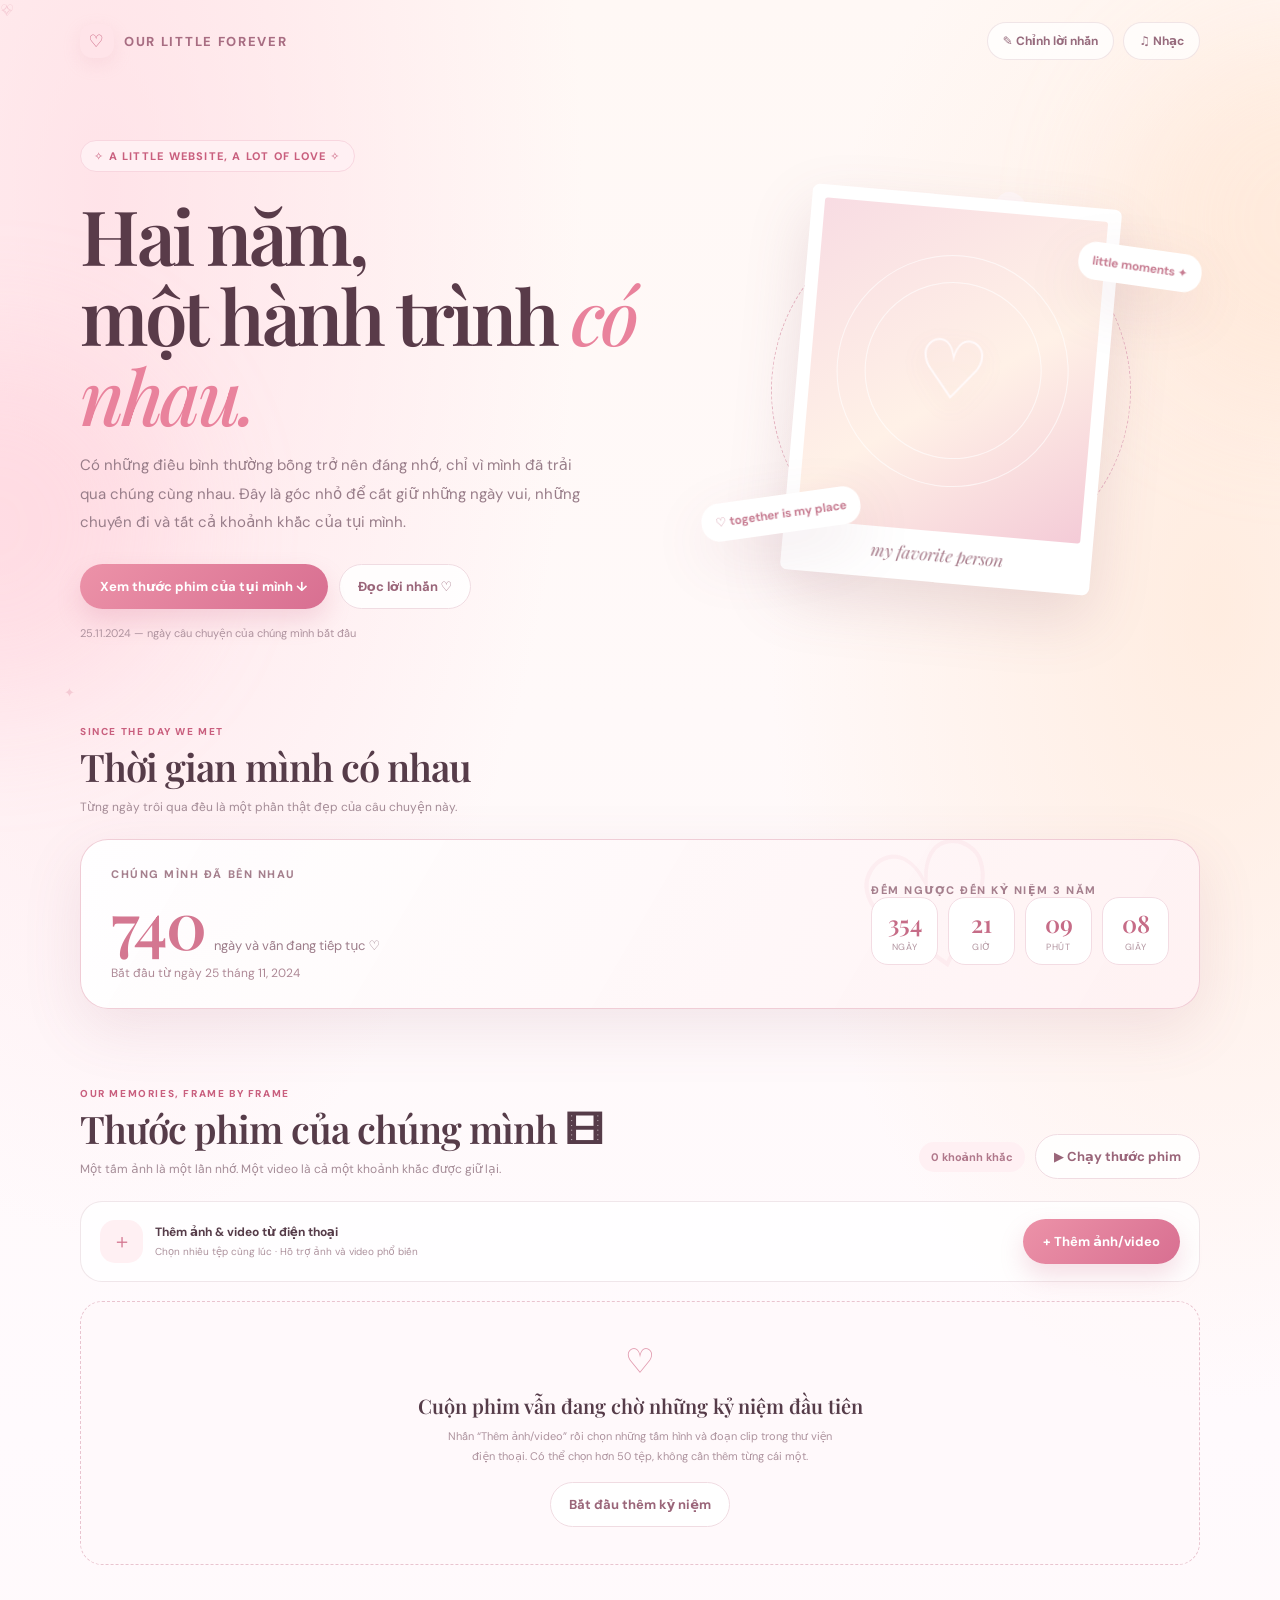
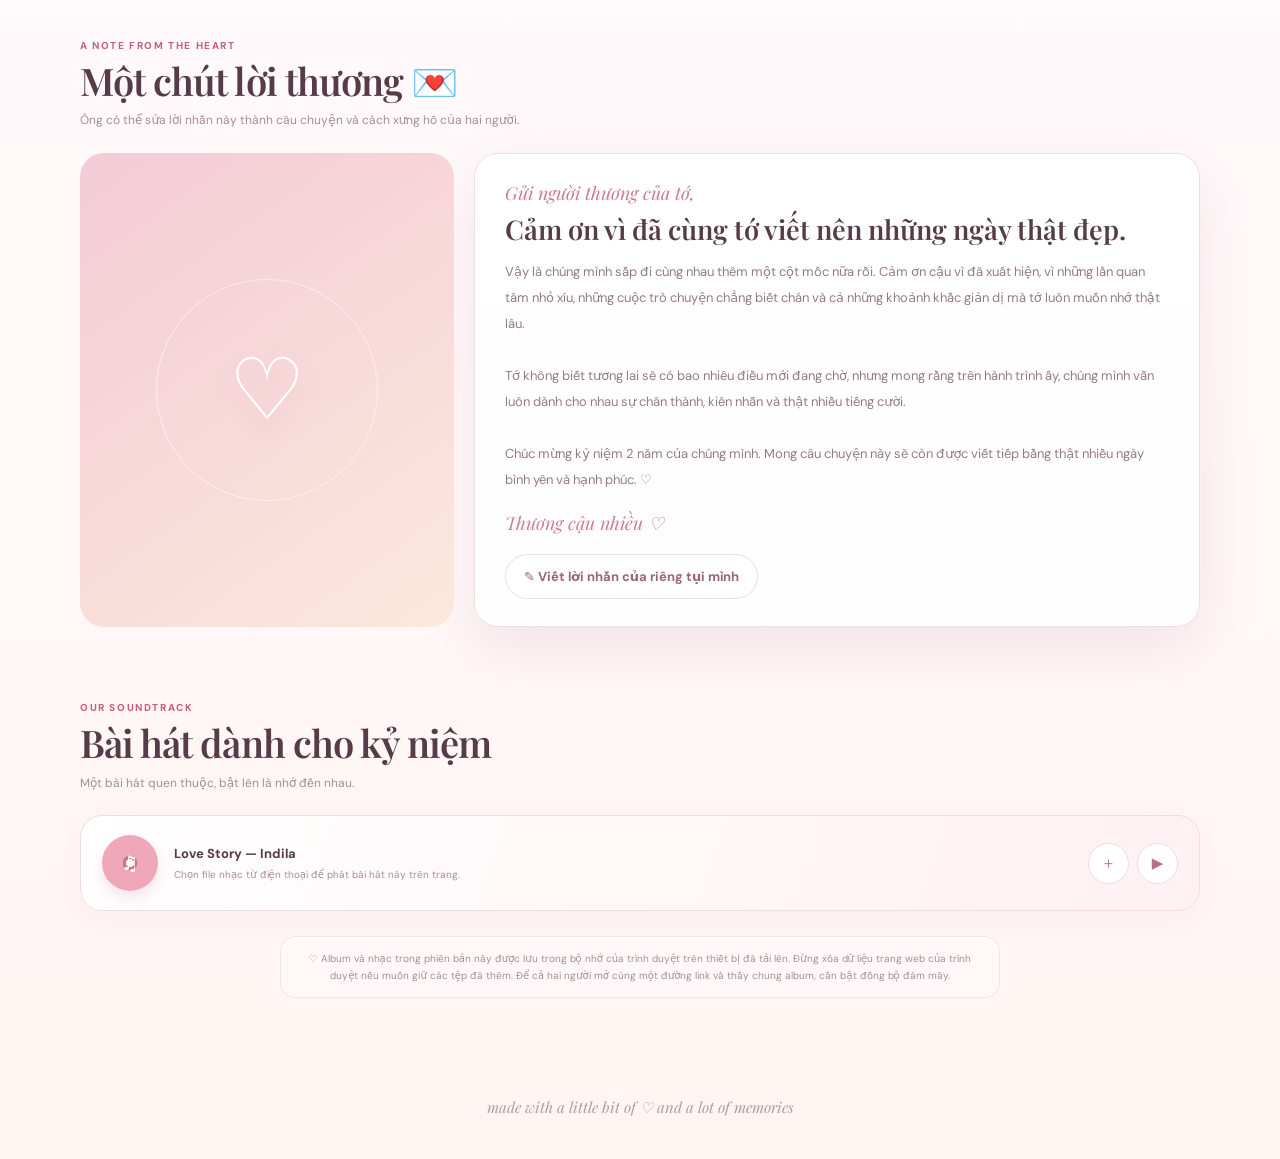
<file: index (10).html>
<!doctype html>
<html lang="vi">
<head>
  <meta charset="utf-8">
  <meta name="viewport" content="width=device-width, initial-scale=1, viewport-fit=cover">
  <meta name="theme-color" content="#fff6f4">
  <meta name="description" content="Một góc nhỏ lưu giữ hành trình của hai đứa mình.">
  <title>Our Little Forever ♡</title>
  <style>
    @import url('https://fonts.googleapis.com/css2?family=DM+Sans:wght@400;500;600;700;800&family=Playfair+Display:wght@500;600;700&display=swap');
    :root {
      --ink: #563c49;
      --muted: #987d89;
      --rose: #e9829c;
      --rose-dark: #c95f7e;
      --pink: #f8dbe2;
      --cream: #fffaf5;
      --line: rgba(163, 105, 126, .16);
      --shadow: 0 20px 60px rgba(145, 86, 108, .12);
      --serif: 'Playfair Display', Georgia, serif;
      --sans: 'DM Sans', system-ui, sans-serif;
    }
    * { box-sizing: border-box; }
    html { scroll-behavior: smooth; }
    body {
      margin: 0;
      color: var(--ink);
      font-family: var(--sans);
      background:
        radial-gradient(ellipse at 8% 7%, rgba(255, 214, 224, .62), transparent 30rem),
        radial-gradient(ellipse at 95% 22%, rgba(255, 226, 204, .55), transparent 28rem),
        linear-gradient(180deg, #fff8f5 0%, #fffafd 52%, #fff6f3 100%);
      min-height: 100vh;
      overflow-x: hidden;
    }
    button, input, textarea { font: inherit; }
    button { -webkit-tap-highlight-color: transparent; }
    .ambient { position: fixed; inset: 0; overflow: hidden; pointer-events: none; z-index: -1; }
    .glow { position: absolute; width: 23rem; aspect-ratio: 1; border-radius: 50%; filter: blur(65px); opacity: .28; }
    .glow.one { background: #ffb8c9; left: -12rem; top: 38%; }
    .glow.two { background: #ffd8b9; right: -13rem; top: 4%; }
    .sparkle { position: absolute; color: #e6a2b4; opacity: .42; animation: float 7s ease-in-out infinite; }
    .sparkle:nth-child(1) { top: 17%; left: 8%; font-size: 17px; }
    .sparkle:nth-child(2) { top: 42%; right: 8%; font-size: 22px; animation-delay: -2s; }
    .sparkle:nth-child(3) { top: 76%; left: 5%; font-size: 13px; animation-delay: -4s; }
    @keyframes float { 0%,100% { transform: translateY(0) rotate(0); } 50% { transform: translateY(-13px) rotate(12deg); } }
    .shell { width: min(1120px, calc(100% - 44px)); margin: 0 auto; }
    .topbar { display: flex; align-items: center; justify-content: space-between; padding: 22px 0; }
    .brand { display: flex; align-items: center; gap: 10px; font-size: 13px; font-weight: 800; letter-spacing: .13em; text-transform: uppercase; color: #a86d82; }
    .brand-mark { display: grid; place-items: center; width: 34px; height: 34px; border-radius: 13px; background: #ffe4e9; color: var(--rose-dark); box-shadow: 0 6px 18px #e7a4b533; font-size: 17px; }
    .top-actions { display: flex; gap: 9px; }
    .pill-btn, .primary-btn, .soft-btn {
      border: 0; cursor: pointer; border-radius: 999px; font-weight: 700;
      transition: transform .2s ease, box-shadow .2s ease, background .2s ease;
    }
    .pill-btn { padding: 10px 15px; color: #976b7d; background: rgba(255,255,255,.72); border: 1px solid var(--line); font-size: 12px; }
    .pill-btn:hover, .soft-btn:hover, .primary-btn:hover { transform: translateY(-2px); }
    .hero { position: relative; padding: 58px 0 55px; display: grid; grid-template-columns: 1.08fr .92fr; gap: 36px; align-items: center; }
    .eyebrow { display: inline-flex; gap: 8px; align-items: center; color: var(--rose-dark); background: #fff0f3; border: 1px solid #f8d6df; padding: 8px 13px; border-radius: 999px; font-size: 11px; font-weight: 800; letter-spacing: .11em; text-transform: uppercase; }
    h1 { font-family: var(--serif); font-size: clamp(44px, 6vw, 76px); line-height: 1.05; letter-spacing: -.045em; font-weight: 600; margin: 23px 0 17px; color: #593b49; }
    h1 em { color: var(--rose); font-weight: 500; }
    .hero-copy { max-width: 520px; font-size: 15px; line-height: 1.9; color: var(--muted); margin: 0; }
    .hero-buttons { display: flex; gap: 11px; align-items: center; flex-wrap: wrap; margin-top: 27px; }
    .primary-btn { color: white; background: linear-gradient(135deg, #ec92a8, #d86f91); padding: 14px 20px; box-shadow: 0 12px 25px #d77b963d; font-size: 13px; }
    .soft-btn { color: #9a6579; background: rgba(255,255,255,.82); border: 1px solid #f0dce2; padding: 13px 18px; font-size: 13px; }
    .hero-note { margin-top: 17px; font-size: 11px; color: #ae929e; }
    .hero-art { min-height: 380px; display: grid; place-items: center; position: relative; }
    .polaroid { width: min(310px, 75%); padding: 13px 13px 51px; background: #fff; border-radius: 7px; transform: rotate(5deg); box-shadow: 0 25px 60px #8b53632b; position: relative; }
    .photo-placeholder { aspect-ratio: 4/4.55; border-radius: 3px; overflow: hidden; display: grid; place-items: center; background: linear-gradient(145deg, #f8dce3, #fff1e7 55%, #f4cbd7); position: relative; }
    .photo-placeholder::before, .photo-placeholder::after { content: ''; position: absolute; border: 1px solid rgba(255,255,255,.65); border-radius: 50%; width: 230px; height: 230px; }
    .photo-placeholder::after { width: 175px; height: 175px; }
    .placeholder-heart { font-size: 82px; color: #fff9fa; text-shadow: 0 8px 25px #c66a863d; z-index: 1; animation: heartbeat 2.5s ease-in-out infinite; }
    @keyframes heartbeat { 0%,100% { transform: scale(1); } 12% { transform: scale(1.09); } 24% { transform: scale(1); } }
    .polaroid-caption { position: absolute; bottom: 17px; left: 10px; right: 10px; text-align: center; color: #a77c8b; font-family: var(--serif); font-style: italic; font-size: 17px; }
    .orbit { position: absolute; border: 1px dashed #e9b8c5; border-radius: 50%; width: 360px; height: 360px; transform: rotate(-18deg); }
    .orbit::before { content: '♡'; position: absolute; top: 8px; right: 50px; background: #fff7f7; color: #e48da4; border-radius: 50%; padding: 7px; font-size: 21px; }
    .tiny-sticker { position: absolute; border-radius: 18px; background: #fff; box-shadow: var(--shadow); color: #c77d92; padding: 11px 14px; font-size: 12px; font-weight: 700; }
    .sticker-a { left: 0; bottom: 50px; transform: rotate(-8deg); }
    .sticker-b { right: -2px; top: 52px; transform: rotate(8deg); }
    .section { margin: 30px 0 74px; }
    .section-head { display: flex; align-items: end; justify-content: space-between; gap: 20px; margin-bottom: 22px; }
    .section-kicker { color: var(--rose-dark); font-size: 10px; letter-spacing: .16em; font-weight: 800; text-transform: uppercase; }
    h2 { margin: 7px 0 0; font: 600 clamp(28px, 3vw, 38px)/1.15 var(--serif); letter-spacing: -.025em; }
    .section-sub { color: #a58c97; font-size: 12px; line-height: 1.7; margin: 8px 0 0; }
    .counter-card { border: 1px solid rgba(237,194,205,.8); background: linear-gradient(120deg, rgba(255,255,255,.92), rgba(255,241,243,.94)); box-shadow: var(--shadow); border-radius: 28px; padding: 27px 30px; display: grid; grid-template-columns: 1fr auto; align-items: center; gap: 20px; overflow: hidden; position: relative; }
    .counter-card::after { content: '♡'; position: absolute; right: 190px; top: -40px; font-size: 170px; color: rgba(236,153,174,.10); transform: rotate(-15deg); }
    .counter-label { color: #a57f8d; font-size: 11px; text-transform: uppercase; letter-spacing: .14em; font-weight: 800; }
    .counter-number { display: flex; align-items: baseline; gap: 10px; margin-top: 10px; }
    .counter-number strong { font: 600 clamp(42px, 6vw, 65px)/1 var(--serif); color: #d47791; letter-spacing: -.04em; }
    .counter-number span { color: #9d7d8a; font-size: 13px; }
    .counter-date { color: #ae8996; font-size: 12px; margin-top: 9px; }
    .countdown { display: flex; gap: 10px; position: relative; z-index: 1; }
    .time-box { width: 67px; text-align: center; padding: 13px 5px 11px; border-radius: 17px; background: #fff; border: 1px solid #f3dce3; }
    .time-box strong { display: block; color: #c66c87; font: 600 24px/1 var(--serif); }
    .time-box span { display: block; margin-top: 6px; color: #b1949f; font-size: 9px; letter-spacing: .08em; text-transform: uppercase; }
    .film-section { margin-top: 78px; }
    .film-toolbar { display: flex; align-items: center; gap: 10px; }
    .count-chip { white-space: nowrap; color: #b0788b; border-radius: 99px; padding: 8px 12px; background: #fff0f3; font-size: 11px; font-weight: 700; }
    .upload-panel { background: rgba(255,255,255,.77); border: 1px solid var(--line); border-radius: 22px; padding: 17px 19px; display: flex; gap: 14px; align-items: center; justify-content: space-between; margin-bottom: 19px; }
    .upload-info { display: flex; align-items: center; gap: 12px; min-width: 0; }
    .upload-icon { width: 43px; height: 43px; flex: 0 0 auto; display: grid; place-items: center; border-radius: 15px; background: #fff0f3; color: #d47791; font-size: 20px; }
    .upload-info strong { display: block; font-size: 12px; }
    .upload-info small { display: block; color: #ad929d; margin-top: 4px; font-size: 10px; line-height: 1.5; }
    .film-frame { position: relative; padding: 23px 0 18px; overflow: hidden; }
    .film-frame::before, .film-frame::after { content: ''; position: absolute; z-index: 1; left: 0; right: 0; height: 8px; opacity: .7; background: repeating-linear-gradient(90deg, #d997aa 0 13px, transparent 13px 23px); }
    .film-frame::before { top: 3px; }
    .film-frame::after { bottom: 3px; }
    .film-track { display: flex; gap: 13px; overflow-x: auto; padding: 6px 4px 14px; scroll-snap-type: x mandatory; scrollbar-width: thin; scrollbar-color: #e8b6c4 transparent; }
    .memory-card { position: relative; width: 190px; flex: 0 0 190px; scroll-snap-align: start; padding: 8px 8px 13px; background: white; border: 1px solid #f0e0e4; border-radius: 11px; box-shadow: 0 9px 24px rgba(142,91,108,.10); transform: rotate(var(--tilt, 0deg)); transition: transform .2s, box-shadow .2s; }
    .memory-card:hover { transform: translateY(-5px) rotate(0); box-shadow: 0 16px 30px rgba(142,91,108,.16); }
    .memory-open { display: block; width: 100%; padding: 0; background: none; border: 0; cursor: pointer; text-align: left; }
    .memory-media { aspect-ratio: 4/4.15; width: 100%; display: block; object-fit: cover; border-radius: 5px; background: linear-gradient(135deg, #f5dce4, #fff0e8); }
    .memory-video-wrap { position: relative; }
    .play-badge { position: absolute; left: 50%; top: 50%; transform: translate(-50%,-50%); display: grid; place-items: center; width: 43px; height: 43px; color: white; background: #6a485888; border: 1px solid #ffffff99; backdrop-filter: blur(6px); border-radius: 50%; font-size: 15px; }
    .memory-name { display: block; padding: 10px 3px 0; color: #8e6e7b; white-space: nowrap; overflow: hidden; text-overflow: ellipsis; font-size: 10px; }
    .memory-index { position: absolute; right: 13px; top: 13px; color: white; background: #855468a8; border-radius: 99px; padding: 4px 7px; font-size: 9px; }
    .delete-memory { position: absolute; left: 13px; top: 13px; width: 25px; height: 25px; border: 0; border-radius: 50%; color: #fff; background: #805466b8; cursor: pointer; font-size: 14px; line-height: 1; }
    .empty-state { text-align: center; border: 1.5px dashed #e9c4cf; border-radius: 22px; padding: 37px 20px; background: #fff9fa99; }
    .empty-state .empty-heart { font-size: 34px; color: #e19aae; }
    .empty-state strong { display: block; margin-top: 8px; font: 600 20px var(--serif); }
    .empty-state p { color: #ad929d; max-width: 390px; margin: 8px auto 15px; font-size: 11px; line-height: 1.8; }
    .letter-wrap { display: grid; grid-template-columns: .68fr 1.32fr; gap: 20px; }
    .letter-stamp { min-height: 245px; border-radius: 24px; background: linear-gradient(145deg, #f3cbd6, #fce8dc); display: grid; place-items: center; overflow: hidden; position: relative; }
    .letter-stamp::before { content: ''; position: absolute; width: 220px; height: 220px; border: 1px solid #ffffff82; border-radius: 50%; }
    .letter-stamp span { color: white; font-size: 86px; text-shadow: 0 12px 25px #a65d783d; z-index: 1; }
    .letter-card { border: 1px solid #f0dce2; border-radius: 24px; background: rgba(255,255,255,.87); box-shadow: var(--shadow); padding: 27px 30px; }
    .letter-card .salute { color: #c77a91; font: italic 18px var(--serif); }
    .letter-card h3 { font: 600 27px/1.2 var(--serif); margin: 8px 0 14px; }
    .letter-text { color: #947b86; font-size: 13px; line-height: 2; white-space: pre-line; }
    .signature { margin-top: 18px; color: #cb7d95; font: italic 18px var(--serif); }
    .letter-actions { margin-top: 19px; }
    .music-card { display: flex; align-items: center; gap: 16px; padding: 19px 21px; border-radius: 22px; background: linear-gradient(110deg, #fff, #fff0f3); border: 1px solid #f0dce2; box-shadow: 0 10px 30px #b87d8b12; }
    .disc { width: 56px; height: 56px; flex: 0 0 auto; border-radius: 50%; display: grid; place-items: center; color: #fff; font-size: 20px; background: radial-gradient(circle, #fff6f7 0 10%, #c87590 11% 18%, #f0a8b9 19% 100%); box-shadow: 0 7px 16px #d18da13c; }
    .disc.playing { animation: spin 5s linear infinite; }
    @keyframes spin { to { transform: rotate(360deg); } }
    .music-meta { min-width: 0; flex: 1; }
    .music-meta strong { display: block; font-size: 13px; }
    .music-meta small { display: block; color: #a98d98; font-size: 10px; margin-top: 5px; line-height: 1.5; }
    .music-actions { display: flex; gap: 8px; }
    .icon-btn { width: 41px; height: 41px; border: 1px solid #f0dce2; border-radius: 50%; color: #b96f87; background: #fff; cursor: pointer; font-size: 15px; }
    .privacy-note { margin: 25px auto 0; max-width: 720px; text-align: center; padding: 13px 17px; border-radius: 15px; color: #a58d97; background: #fff8f8; font-size: 10px; line-height: 1.7; border: 1px solid #f3e3e7; }
    footer { padding: 25px 15px 42px; text-align: center; color: #b498a3; font: italic 15px var(--serif); }
    footer span { color: #dc8ca2; }
    .modal-backdrop { position: fixed; inset: 0; z-index: 20; display: none; align-items: center; justify-content: center; padding: 18px; background: rgba(55,34,45,.55); backdrop-filter: blur(9px); }
    .modal-backdrop.open { display: flex; }
    .modal { width: min(560px, 100%); max-height: min(88vh, 850px); overflow: auto; background: #fffaf9; border: 1px solid #fff; border-radius: 24px; box-shadow: 0 30px 90px #35202d55; padding: 24px; position: relative; }
    .modal h3 { margin: 0 0 7px; font: 600 26px var(--serif); }
    .modal-intro { margin: 0 0 18px; color: #a58b96; font-size: 11px; line-height: 1.7; }
    .close-modal { position: absolute; top: 15px; right: 15px; width: 34px; height: 34px; border: 0; border-radius: 50%; background: #fff0f3; color: #b66a82; cursor: pointer; font-size: 18px; }
    .field { display: block; margin: 14px 0; }
    .field span { display: block; font-size: 11px; color: #926d7c; font-weight: 700; margin-bottom: 7px; }
    .field input, .field textarea { width: 100%; padding: 12px 13px; border: 1px solid #efdbe1; border-radius: 13px; outline: none; color: var(--ink); background: #fff; font-size: 13px; }
    .field textarea { min-height: 155px; resize: vertical; line-height: 1.7; }
    .field input:focus, .field textarea:focus { border-color: #df95a9; box-shadow: 0 0 0 3px #f9e3e9; }
    .viewer-content { width: min(900px, 100%); text-align: center; position: relative; }
    .viewer-media { max-width: 100%; max-height: 76vh; border-radius: 14px; object-fit: contain; box-shadow: 0 20px 65px #24131b66; background: #21151b; }
    .viewer-caption { color: white; font-size: 12px; margin-top: 13px; }
    .viewer-close { position: fixed; top: max(18px, env(safe-area-inset-top)); right: 20px; }
    .toast { position: fixed; z-index: 50; left: 50%; bottom: max(22px, env(safe-area-inset-bottom)); transform: translate(-50%, 20px); opacity: 0; pointer-events: none; transition: .25s; color: #fff; background: #674555; border-radius: 99px; padding: 12px 17px; box-shadow: 0 9px 24px #42273644; font-size: 11px; text-align: center; max-width: calc(100% - 30px); }
    .toast.show { opacity: 1; transform: translate(-50%, 0); }
    .progress { height: 3px; background: #f8e5e9; border-radius: 4px; overflow: hidden; margin-top: 12px; display: none; }
    .progress.show { display: block; }
    .progress-bar { width: 0; height: 100%; background: #d77e97; transition: width .15s; }
    .sr-only { position: absolute; width: 1px; height: 1px; padding: 0; margin: -1px; overflow: hidden; clip: rect(0,0,0,0); white-space: nowrap; border: 0; }
    @media (max-width: 760px) {
      .shell { width: min(100% - 32px, 560px); }
      .topbar { padding: 15px 0; }
      .brand { font-size: 10px; gap: 7px; }
      .brand-mark { width: 31px; height: 31px; }
      .top-actions .pill-btn { padding: 9px 11px; font-size: 10px; }
      .hero { padding: 38px 0 22px; display: flex; flex-direction: column; gap: 5px; text-align: center; }
      .eyebrow { margin: auto; font-size: 9px; }
      h1 { font-size: clamp(42px, 12vw, 59px); margin: 18px 0 13px; }
      .hero-copy { margin: auto; max-width: 420px; font-size: 13px; line-height: 1.8; }
      .hero-buttons { justify-content: center; margin-top: 21px; }
      .primary-btn, .soft-btn { padding: 12px 16px; font-size: 11px; }
      .hero-note { font-size: 9px; margin-top: 13px; }
      .hero-art { min-height: 305px; width: 100%; margin-top: 6px; }
      .polaroid { width: 220px; padding: 9px 9px 39px; }
      .polaroid-caption { bottom: 12px; font-size: 14px; }
      .orbit { width: 265px; height: 265px; }
      .sticker-a { left: 2%; bottom: 33px; }
      .sticker-b { right: 2%; top: 30px; }
      .tiny-sticker { padding: 9px 11px; font-size: 10px; }
      .section { margin: 24px 0 57px; }
      .section-head { align-items: start; flex-direction: column; gap: 11px; margin-bottom: 16px; }
      h2 { font-size: 31px; }
      .section-sub { font-size: 11px; }
      .counter-card { grid-template-columns: 1fr; gap: 17px; padding: 21px 18px; border-radius: 21px; }
      .counter-card::after { right: -7px; top: 16px; font-size: 108px; }
      .counter-number strong { font-size: 52px; }
      .countdown { gap: 7px; }
      .time-box { width: 25%; flex: 1; padding: 11px 3px 9px; border-radius: 13px; }
      .time-box strong { font-size: 22px; }
      .film-section { margin-top: 57px; }
      .film-toolbar { width: 100%; justify-content: space-between; }
      .upload-panel { padding: 13px; border-radius: 17px; align-items: flex-start; }
      .upload-info { gap: 9px; }
      .upload-icon { width: 37px; height: 37px; border-radius: 12px; }
      .upload-info strong { font-size: 11px; }
      .upload-info small { font-size: 9px; }
      .upload-panel .primary-btn { flex: 0 0 auto; padding: 11px 12px; }
      .memory-card { width: 158px; flex-basis: 158px; }
      .memory-name { font-size: 9px; }
      .letter-wrap { grid-template-columns: 1fr; gap: 12px; }
      .letter-stamp { min-height: 125px; }
      .letter-stamp span { font-size: 58px; }
      .letter-stamp::before { width: 150px; height: 150px; }
      .letter-card { padding: 22px 20px; border-radius: 20px; }
      .letter-card h3 { font-size: 25px; }
      .letter-text { font-size: 12px; }
      .music-card { padding: 14px; gap: 11px; border-radius: 18px; }
      .disc { width: 47px; height: 47px; }
      .music-meta strong { font-size: 11px; }
      .music-meta small { font-size: 9px; }
      .music-actions { gap: 5px; }
      .icon-btn { width: 36px; height: 36px; }
      .privacy-note { font-size: 9px; }
      footer { padding-bottom: 32px; }
      .modal { padding: 21px 17px; border-radius: 21px; }
    }
    @media (prefers-reduced-motion: reduce) { *, *::before, *::after { scroll-behavior: auto !important; animation-duration: .01ms !important; animation-iteration-count: 1 !important; transition-duration: .01ms !important; } }
  </style>
</head>
<body>
  <div class="ambient" aria-hidden="true">
    <div class="glow one"></div><div class="glow two"></div>
    <span class="sparkle">✦</span><span class="sparkle">♡</span><span class="sparkle">✧</span>
  </div>
  <div class="shell">
    <header class="topbar">
      <div class="brand"><span class="brand-mark">♡</span> our little forever</div>
      <div class="top-actions">
        <button class="pill-btn" id="editLetterTop">✎ Chỉnh lời nhắn</button>
        <button class="pill-btn" id="musicTop">♫ Nhạc</button>
      </div>
    </header>

    <main>
      <section class="hero">
        <div class="hero-copy-wrap">
          <div class="eyebrow">✧ a little website, a lot of love ✧</div>
          <h1>Hai năm,<br>một hành trình <em>có nhau.</em></h1>
          <p class="hero-copy">Có những điều bình thường bỗng trở nên đáng nhớ, chỉ vì mình đã trải qua chúng cùng nhau. Đây là góc nhỏ để cất giữ những ngày vui, những chuyến đi và tất cả khoảnh khắc của tụi mình.</p>
          <div class="hero-buttons">
            <button class="primary-btn" id="jumpMemories">Xem thước phim của tụi mình ↓</button>
            <button class="soft-btn" id="openLetter">Đọc lời nhắn ♡</button>
          </div>
          <div class="hero-note">25.11.2024 — ngày câu chuyện của chúng mình bắt đầu</div>
        </div>
        <div class="hero-art" aria-hidden="true">
          <div class="orbit"></div>
          <div class="polaroid"><div class="photo-placeholder"><span class="placeholder-heart">♡</span></div><div class="polaroid-caption">my favorite person</div></div>
          <div class="tiny-sticker sticker-a">♡ together is my place</div>
          <div class="tiny-sticker sticker-b">little moments ✦</div>
        </div>
      </section>

      <section class="section" aria-labelledby="counterTitle">
        <div class="section-head"><div><div class="section-kicker">since the day we met</div><h2 id="counterTitle">Thời gian mình có nhau</h2><p class="section-sub">Từng ngày trôi qua đều là một phần thật đẹp của câu chuyện này.</p></div></div>
        <div class="counter-card">
          <div><div class="counter-label">Chúng mình đã bên nhau</div><div class="counter-number"><strong id="daysTogether">—</strong><span>ngày và vẫn đang tiếp tục ♡</span></div><div class="counter-date">Bắt đầu từ ngày 25 tháng 11, 2024</div></div>
          <div><div class="counter-label" id="anniversaryLabel">Đếm ngược đến kỷ niệm 2 năm</div><div class="countdown" id="countdown"><div class="time-box"><strong>--</strong><span>ngày</span></div><div class="time-box"><strong>--</strong><span>giờ</span></div><div class="time-box"><strong>--</strong><span>phút</span></div><div class="time-box"><strong>--</strong><span>giây</span></div></div></div>
        </div>
      </section>

      <section class="section film-section" id="memories" aria-labelledby="filmTitle">
        <div class="section-head">
          <div><div class="section-kicker">our memories, frame by frame</div><h2 id="filmTitle">Thước phim của chúng mình 🎞</h2><p class="section-sub">Một tấm ảnh là một lần nhớ. Một video là cả một khoảnh khắc được giữ lại.</p></div>
          <div class="film-toolbar"><span class="count-chip" id="mediaCount">0 khoảnh khắc</span><button class="soft-btn" id="playFilm">▶ Chạy thước phim</button></div>
        </div>
        <div class="upload-panel">
          <div class="upload-info"><div class="upload-icon">＋</div><div><strong>Thêm ảnh & video từ điện thoại</strong><small>Chọn nhiều tệp cùng lúc · Hỗ trợ ảnh và video phổ biến</small></div></div>
          <button class="primary-btn" id="addMedia">+ Thêm ảnh/video</button>
          <input class="sr-only" id="mediaInput" type="file" accept="image/*,video/*" multiple>
        </div>
        <div class="progress" id="uploadProgress"><div class="progress-bar" id="progressBar"></div></div>
        <div id="filmContent">
          <div class="empty-state"><div class="empty-heart">♡</div><strong>Cuộn phim vẫn đang chờ những kỷ niệm đầu tiên</strong><p>Nhấn “Thêm ảnh/video” rồi chọn những tấm hình và đoạn clip trong thư viện điện thoại. Có thể chọn hơn 50 tệp, không cần thêm từng cái một.</p><button class="soft-btn" id="emptyAdd">Bắt đầu thêm kỷ niệm</button></div>
        </div>
      </section>

      <section class="section" id="letter" aria-labelledby="letterTitle">
        <div class="section-head"><div><div class="section-kicker">a note from the heart</div><h2 id="letterTitle">Một chút lời thương 💌</h2><p class="section-sub">Ông có thể sửa lời nhắn này thành câu chuyện và cách xưng hô của hai người.</p></div></div>
        <div class="letter-wrap">
          <div class="letter-stamp"><span>♡</span></div>
          <article class="letter-card">
            <div class="salute" id="letterSalute">Gửi người thương của tớ,</div>
            <h3 id="letterHeading">Cảm ơn vì đã cùng tớ viết nên những ngày thật đẹp.</h3>
            <div class="letter-text" id="letterBody">Vậy là chúng mình sắp đi cùng nhau thêm một cột mốc nữa rồi. Cảm ơn cậu vì đã xuất hiện, vì những lần quan tâm nhỏ xíu, những cuộc trò chuyện chẳng biết chán và cả những khoảnh khắc giản dị mà tớ luôn muốn nhớ thật lâu.

Tớ không biết tương lai sẽ có bao nhiêu điều mới đang chờ, nhưng mong rằng trên hành trình ấy, chúng mình vẫn luôn dành cho nhau sự chân thành, kiên nhẫn và thật nhiều tiếng cười.

Chúc mừng kỷ niệm 2 năm của chúng mình. Mong câu chuyện này sẽ còn được viết tiếp bằng thật nhiều ngày bình yên và hạnh phúc. ♡</div>
            <div class="signature" id="letterSignature">Thương cậu nhiều ♡</div>
            <div class="letter-actions"><button class="soft-btn" id="editLetter">✎ Viết lời nhắn của riêng tụi mình</button></div>
          </article>
        </div>
      </section>

      <section class="section" aria-labelledby="musicTitle">
        <div class="section-head"><div><div class="section-kicker">our soundtrack</div><h2 id="musicTitle">Bài hát dành cho kỷ niệm</h2><p class="section-sub">Một bài hát quen thuộc, bật lên là nhớ đến nhau.</p></div></div>
        <div class="music-card">
          <div class="disc" id="disc">♫</div>
          <div class="music-meta"><strong id="musicName">Love Story — Indila</strong><small id="musicStatus">Chọn file nhạc từ điện thoại để phát bài hát này trên trang.</small></div>
          <div class="music-actions"><button class="icon-btn" id="chooseMusic" aria-label="Chọn nhạc">＋</button><button class="icon-btn" id="playMusic" aria-label="Phát nhạc">▶</button></div>
          <input class="sr-only" type="file" id="audioInput" accept="audio/*">
        </div>
        <audio id="audioPlayer" loop></audio>
        <div class="privacy-note">♡ Album và nhạc trong phiên bản này được lưu trong bộ nhớ của trình duyệt trên thiết bị đã tải lên. Đừng xóa dữ liệu trang web của trình duyệt nếu muốn giữ các tệp đã thêm. Để cả hai người mở cùng một đường link và thấy chung album, cần bật đồng bộ đám mây.</div>
      </section>
    </main>
    <footer>made with a little bit of <span>♡</span> and a lot of memories</footer>
  </div>

  <div class="modal-backdrop" id="letterModal" role="dialog" aria-modal="true" aria-labelledby="editModalTitle">
    <div class="modal">
      <button class="close-modal" data-close="letterModal" aria-label="Đóng">×</button>
      <h3 id="editModalTitle">Viết lời nhắn của tụi mình 💌</h3>
      <p class="modal-intro">Sửa tên, tiêu đề và lời chúc theo cách hai người hay nói với nhau. Nội dung sẽ được lưu trên thiết bị này.</p>
      <label class="field"><span>Dòng mở đầu</span><input id="editSalute" maxlength="90" placeholder="Gửi người thương của tớ,"></label>
      <label class="field"><span>Tiêu đề lời nhắn</span><input id="editHeading" maxlength="130"></label>
      <label class="field"><span>Lời chúc</span><textarea id="editBody" maxlength="2500"></textarea></label>
      <label class="field"><span>Ký tên</span><input id="editSignature" maxlength="80" placeholder="Thương cậu nhiều ♡"></label>
      <button class="primary-btn" id="saveLetter">Lưu lời nhắn ♡</button>
    </div>
  </div>
  <div class="modal-backdrop" id="viewer" role="dialog" aria-modal="true">
    <button class="close-modal viewer-close" data-close="viewer" aria-label="Đóng">×</button>
    <div class="viewer-content" id="viewerContent"></div>
  </div>
  <div class="toast" id="toast" role="status" aria-live="polite"></div>

  <script>
    (() => {
      'use strict';
      const DB_NAME = 'our-little-forever-v1';
      const DB_VERSION = 1;
      const $ = (id) => document.getElementById(id);
      let db;
      let mediaItems = [];
      let audioUrl = null;
      let toastTimer;
      let viewerUrl = null;
      let slideshowTimer = null;
      let slideshowIndex = 0;
      let isSlideshow = false;

      function notify(message) {
        const el = $('toast');
        el.textContent = message;
        el.classList.add('show');
        clearTimeout(toastTimer);
        toastTimer = setTimeout(() => el.classList.remove('show'), 2800);
      }

      function openDatabase() {
        return new Promise((resolve, reject) => {
          const request = indexedDB.open(DB_NAME, DB_VERSION);
          request.onupgradeneeded = () => {
            const database = request.result;
            if (!database.objectStoreNames.contains('media')) database.createObjectStore('media', { keyPath: 'id', autoIncrement: true });
            if (!database.objectStoreNames.contains('settings')) database.createObjectStore('settings', { keyPath: 'key' });
          };
          request.onsuccess = () => resolve(request.result);
          request.onerror = () => reject(request.error || new Error('Không mở được bộ nhớ trình duyệt.'));
        });
      }

      function store(storeName, mode = 'readonly') {
        return db.transaction(storeName, mode).objectStore(storeName);
      }
      function dbRequest(request) {
        return new Promise((resolve, reject) => {
          request.onsuccess = () => resolve(request.result);
          request.onerror = () => reject(request.error);
        });
      }
      async function getAllMedia() { return dbRequest(store('media').getAll()); }
      async function getSetting(key) { return dbRequest(store('settings').get(key)); }
      async function setSetting(key, value) { return dbRequest(store('settings', 'readwrite').put({ key, value })); }

      function escapeHtml(value) {
        return String(value).replace(/[&<>"']/g, (ch) => ({ '&': '&amp;', '<': '&lt;', '>': '&gt;', '"': '&quot;', "'": '&#39;' }[ch]));
      }

      function dateDiff(start, end) {
        let years = end.getFullYear() - start.getFullYear();
        let months = end.getMonth() - start.getMonth();
        let days = end.getDate() - start.getDate();
        if (days < 0) {
          months--;
          const daysInPrevMonth = new Date(end.getFullYear(), end.getMonth(), 0).getDate();
          days += daysInPrevMonth;
        }
        if (months < 0) { years--; months += 12; }
        return { years, months, days };
      }
      function updateCounter() {
        const start = new Date(2024, 10, 25, 0, 0, 0);
        const now = new Date();
        const totalDays = Math.max(0, Math.floor((now - start) / 86400000));
        $('daysTogether').textContent = totalDays.toLocaleString('vi-VN');
        const thisYearAnniversary = new Date(now.getFullYear(), 10, 25, 0, 0, 0);
        const isAnniversaryDay = now.getMonth() === 10 && now.getDate() === 25;
        let anniversary = now < thisYearAnniversary ? thisYearAnniversary : new Date(now.getFullYear() + 1, 10, 25, 0, 0, 0);
        if (isAnniversaryDay) {
          $('anniversaryLabel').textContent = 'Hôm nay là ngày kỷ niệm của tụi mình!';
        } else {
          $('anniversaryLabel').textContent = `Đếm ngược đến kỷ niệm ${anniversary.getFullYear() - 2024} năm`;
        }
        const seconds = Math.max(0, Math.floor((anniversary - now) / 1000));
        const units = [Math.floor(seconds / 86400), Math.floor((seconds % 86400) / 3600), Math.floor((seconds % 3600) / 60), seconds % 60];
        $('countdown').innerHTML = units.map((n, i) => `<div class="time-box"><strong>${String(n).padStart(2, '0')}</strong><span>${['ngày','giờ','phút','giây'][i]}</span></div>`).join('');
      }

      function cleanupCardUrls() {
        document.querySelectorAll('.memory-media[data-object-url]').forEach((el) => URL.revokeObjectURL(el.dataset.objectUrl));
      }
      function renderMedia() {
        cleanupCardUrls();
        const host = $('filmContent');
        $('mediaCount').textContent = `${mediaItems.length} khoảnh khắc`;
        if (!mediaItems.length) {
          host.innerHTML = `<div class="empty-state"><div class="empty-heart">♡</div><strong>Cuộn phim vẫn đang chờ những kỷ niệm đầu tiên</strong><p>Nhấn “Thêm ảnh/video” rồi chọn những tấm hình và đoạn clip trong thư viện điện thoại. Có thể chọn hơn 50 tệp, không cần thêm từng cái một.</p><button class="soft-btn" id="emptyAdd">Bắt đầu thêm kỷ niệm</button></div>`;
          $('emptyAdd').addEventListener('click', () => $('mediaInput').click());
          return;
        }
        const track = document.createElement('div');
        track.className = 'film-frame';
        const row = document.createElement('div');
        row.className = 'film-track';
        mediaItems.forEach((item, index) => {
          const url = URL.createObjectURL(item.blob);
          const card = document.createElement('article');
          card.className = 'memory-card';
          card.style.setProperty('--tilt', `${(index % 3 - 1) * 1.1}deg`);
          const open = document.createElement('button');
          open.className = 'memory-open';
          open.type = 'button';
          open.setAttribute('aria-label', `Mở ${item.name}`);
          if (item.kind === 'video') {
            const wrap = document.createElement('div');
            wrap.className = 'memory-video-wrap';
            const video = document.createElement('video');
            video.className = 'memory-media';
            video.src = url;
            video.preload = 'metadata';
            video.muted = true;
            video.playsInline = true;
            video.dataset.objectUrl = url;
            const play = document.createElement('span');
            play.className = 'play-badge';
            play.textContent = '▶';
            wrap.append(video, play);
            open.append(wrap);
          } else {
            const img = document.createElement('img');
            img.className = 'memory-media';
            img.src = url;
            img.alt = item.name;
            img.loading = 'lazy';
            img.dataset.objectUrl = url;
            open.append(img);
          }
          const name = document.createElement('span');
          name.className = 'memory-name';
          name.textContent = item.name;
          open.append(name);
          open.addEventListener('click', () => showViewer(item));
          const indexTag = document.createElement('span');
          indexTag.className = 'memory-index';
          indexTag.textContent = `${String(index + 1).padStart(2, '0')} / ${String(mediaItems.length).padStart(2, '0')}`;
          const del = document.createElement('button');
          del.className = 'delete-memory';
          del.type = 'button';
          del.textContent = '×';
          del.title = 'Xóa khoảnh khắc này';
          del.setAttribute('aria-label', `Xóa ${item.name}`);
          del.addEventListener('click', async (event) => {
            event.stopPropagation();
            if (!confirm(`Xóa “${item.name}” khỏi album trên thiết bị này?`)) return;
            await dbRequest(store('media', 'readwrite').delete(item.id));
            await refreshMedia();
            notify('Đã xóa khoảnh khắc.');
          });
          card.append(open, indexTag, del);
          row.append(card);
        });
        track.append(row);
        host.replaceChildren(track);
      }

      async function refreshMedia() {
        mediaItems = (await getAllMedia()).sort((a, b) => a.addedAt - b.addedAt || a.id - b.id);
        renderMedia();
      }

      async function addFiles(files) {
        const list = Array.from(files || []).filter((file) => file.type.startsWith('image/') || file.type.startsWith('video/'));
        if (!list.length) return;
        const total = list.reduce((sum, file) => sum + file.size, 0);
        const totalMB = total / (1024 * 1024);
        if (totalMB > 900) {
          notify('Tổng dung lượng quá lớn cho một lượt. Hãy chia thành vài lần tải nhé.');
          return;
        }
        const progress = $('uploadProgress');
        const bar = $('progressBar');
        progress.classList.add('show');
        let saved = 0;
        for (const file of list) {
          try {
            const kind = file.type.startsWith('video/') ? 'video' : 'image';
            await dbRequest(store('media', 'readwrite').add({ name: file.name, kind, mime: file.type, size: file.size, blob: file, addedAt: Date.now() + saved }));
            saved++;
            bar.style.width = `${Math.round(saved / list.length * 100)}%`;
          } catch (error) {
            console.error(error);
            notify('Bộ nhớ thiết bị có thể đã đầy. Một số tệp chưa được lưu.');
            break;
          }
        }
        await refreshMedia();
        setTimeout(() => { progress.classList.remove('show'); bar.style.width = '0%'; }, 500);
        notify(`Đã thêm ${saved}/${list.length} tệp vào thước phim ♡`);
      }

      function showViewer(item, fromSlideshow = false) {
        if (!fromSlideshow) stopSlideshow(false);
        if (viewerUrl) URL.revokeObjectURL(viewerUrl);
        viewerUrl = URL.createObjectURL(item.blob);
        const content = $('viewerContent');
        content.replaceChildren();
        let media;
        if (item.kind === 'video') {
          media = document.createElement('video');
          media.controls = true;
          media.autoplay = true;
          media.playsInline = true;
        } else {
          media = document.createElement('img');
          media.alt = item.name;
        }
        media.className = 'viewer-media';
        media.src = viewerUrl;
        const caption = document.createElement('div');
        caption.className = 'viewer-caption';
        caption.textContent = isSlideshow ? `${slideshowIndex + 1} / ${mediaItems.length} · ${item.name}` : item.name;
        content.append(media, caption);
        $('viewer').classList.add('open');
        if (isSlideshow) {
          if (item.kind === 'video') {
            media.addEventListener('ended', nextSlideshow, { once: true });
          } else {
            slideshowTimer = setTimeout(nextSlideshow, 3200);
          }
        }
      }

      function nextSlideshow() {
        if (!isSlideshow || !mediaItems.length) return;
        slideshowIndex = (slideshowIndex + 1) % mediaItems.length;
        showViewer(mediaItems[slideshowIndex], true);
      }

      function stopSlideshow(closeViewer = true) {
        isSlideshow = false;
        clearTimeout(slideshowTimer);
        slideshowTimer = null;
        $('playFilm').textContent = '▶ Chạy thước phim';
        if (closeViewer && $('viewer').classList.contains('open')) closeModal('viewer');
      }

      function toggleSlideshow() {
        if (isSlideshow) {
          stopSlideshow(true);
          return;
        }
        if (!mediaItems.length) {
          notify('Thêm vài tấm ảnh hoặc video trước nha ♡');
          return;
        }
        slideshowIndex = 0;
        isSlideshow = true;
        $('playFilm').textContent = 'Ⅱ Dừng thước phim';
        showViewer(mediaItems[slideshowIndex], true);
      }

      function closeModal(id) {
        $(id).classList.remove('open');
        if (id === 'viewer') {
          isSlideshow = false;
          clearTimeout(slideshowTimer);
          slideshowTimer = null;
          $('playFilm').textContent = '▶ Chạy thước phim';
          const v = $('viewerContent').querySelector('video');
          if (v) v.pause();
          $('viewerContent').replaceChildren();
          if (viewerUrl) URL.revokeObjectURL(viewerUrl);
          viewerUrl = null;
        }
      }

      const defaultLetter = {
        salute: 'Gửi người thương của tớ,',
        heading: 'Cảm ơn vì đã cùng tớ viết nên những ngày thật đẹp.',
        body: `Vậy là chúng mình sắp đi cùng nhau thêm một cột mốc nữa rồi. Cảm ơn cậu vì đã xuất hiện, vì những lần quan tâm nhỏ xíu, những cuộc trò chuyện chẳng biết chán và cả những khoảnh khắc giản dị mà tớ luôn muốn nhớ thật lâu.\n\nTớ không biết tương lai sẽ có bao nhiêu điều mới đang chờ, nhưng mong rằng trên hành trình ấy, chúng mình vẫn luôn dành cho nhau sự chân thành, kiên nhẫn và thật nhiều tiếng cười.\n\nChúc mừng kỷ niệm 2 năm của chúng mình. Mong câu chuyện này sẽ còn được viết tiếp bằng thật nhiều ngày bình yên và hạnh phúc. ♡`,
        signature: 'Thương cậu nhiều ♡'
      };
      async function loadLetter() {
        const saved = await getSetting('letter');
        const data = saved?.value || defaultLetter;
        $('letterSalute').textContent = data.salute;
        $('letterHeading').textContent = data.heading;
        $('letterBody').textContent = data.body;
        $('letterSignature').textContent = data.signature;
      }
      async function openLetterEditor() {
        const saved = await getSetting('letter');
        const data = saved?.value || defaultLetter;
        $('editSalute').value = data.salute;
        $('editHeading').value = data.heading;
        $('editBody').value = data.body;
        $('editSignature').value = data.signature;
        $('letterModal').classList.add('open');
      }
      async function saveLetter() {
        const data = {
          salute: $('editSalute').value.trim() || defaultLetter.salute,
          heading: $('editHeading').value.trim() || defaultLetter.heading,
          body: $('editBody').value.trim() || defaultLetter.body,
          signature: $('editSignature').value.trim() || defaultLetter.signature
        };
        await setSetting('letter', data);
        await loadLetter();
        closeModal('letterModal');
        notify('Đã lưu lời nhắn của tụi mình ♡');
      }

      async function loadMusic() {
        const setting = await getSetting('audio');
        if (!setting?.value?.blob) return;
        const audio = setting.value;
        if (audioUrl) URL.revokeObjectURL(audioUrl);
        audioUrl = URL.createObjectURL(audio.blob);
        $('audioPlayer').src = audioUrl;
        $('musicName').textContent = audio.name || 'Bài hát của chúng mình';
        $('musicStatus').textContent = 'Nhạc đã sẵn sàng · Chạm nút phát để nghe';
      }
      async function saveMusic(file) {
        await setSetting('audio', { name: file.name, blob: file });
        await loadMusic();
        notify('Đã lưu bài nhạc trên thiết bị này ♫');
      }
      async function toggleMusic() {
        const player = $('audioPlayer');
        if (!player.src) { $('audioInput').click(); return; }
        if (player.paused) {
          try { await player.play(); } catch (e) { notify('Trình duyệt chưa phát được tệp nhạc này.'); return; }
          $('playMusic').textContent = 'Ⅱ';
          $('disc').classList.add('playing');
          $('musicStatus').textContent = 'Đang phát · Love is in the little things ♡';
        } else {
          player.pause();
          $('playMusic').textContent = '▶';
          $('disc').classList.remove('playing');
          $('musicStatus').textContent = 'Đã tạm dừng';
        }
      }

      function wireEvents() {
        $('jumpMemories').addEventListener('click', () => $('memories').scrollIntoView({ behavior: 'smooth' }));
        $('openLetter').addEventListener('click', () => $('letter').scrollIntoView({ behavior: 'smooth' }));
        $('editLetter').addEventListener('click', openLetterEditor);
        $('editLetterTop').addEventListener('click', openLetterEditor);
        $('saveLetter').addEventListener('click', saveLetter);
        $('addMedia').addEventListener('click', () => $('mediaInput').click());
        $('playFilm').addEventListener('click', toggleSlideshow);
        $('emptyAdd')?.addEventListener('click', () => $('mediaInput').click());
        $('mediaInput').addEventListener('change', async (e) => { await addFiles(e.target.files); e.target.value = ''; });
        $('chooseMusic').addEventListener('click', () => $('audioInput').click());
        $('musicTop').addEventListener('click', () => $('musicTitle').scrollIntoView({ behavior: 'smooth' }));
        $('audioInput').addEventListener('change', async (e) => { const file = e.target.files?.[0]; if (file) await saveMusic(file); e.target.value = ''; });
        $('playMusic').addEventListener('click', toggleMusic);
        $('audioPlayer').addEventListener('ended', () => { $('playMusic').textContent = '▶'; $('disc').classList.remove('playing'); });
        document.querySelectorAll('[data-close]').forEach((btn) => btn.addEventListener('click', () => closeModal(btn.dataset.close)));
        document.querySelectorAll('.modal-backdrop').forEach((backdrop) => backdrop.addEventListener('click', (e) => { if (e.target === backdrop) closeModal(backdrop.id); }));
        document.addEventListener('keydown', (e) => { if (e.key === 'Escape') { closeModal('letterModal'); closeModal('viewer'); } });
      }

      async function init() {
        try {
          db = await openDatabase();
          try { if (navigator.storage?.persist) await navigator.storage.persist(); } catch (_) { /* browser may decline persistent storage */ }
          wireEvents();
          updateCounter();
          setInterval(updateCounter, 1000);
          await Promise.all([refreshMedia(), loadLetter(), loadMusic()]);
        } catch (error) {
          console.error(error);
          notify('Không mở được bộ nhớ. Hãy thử dùng Safari hoặc Chrome bản mới.');
        }
      }
      document.addEventListener('DOMContentLoaded', init);
    })();
  </script>
</body>
</html>
</file>
